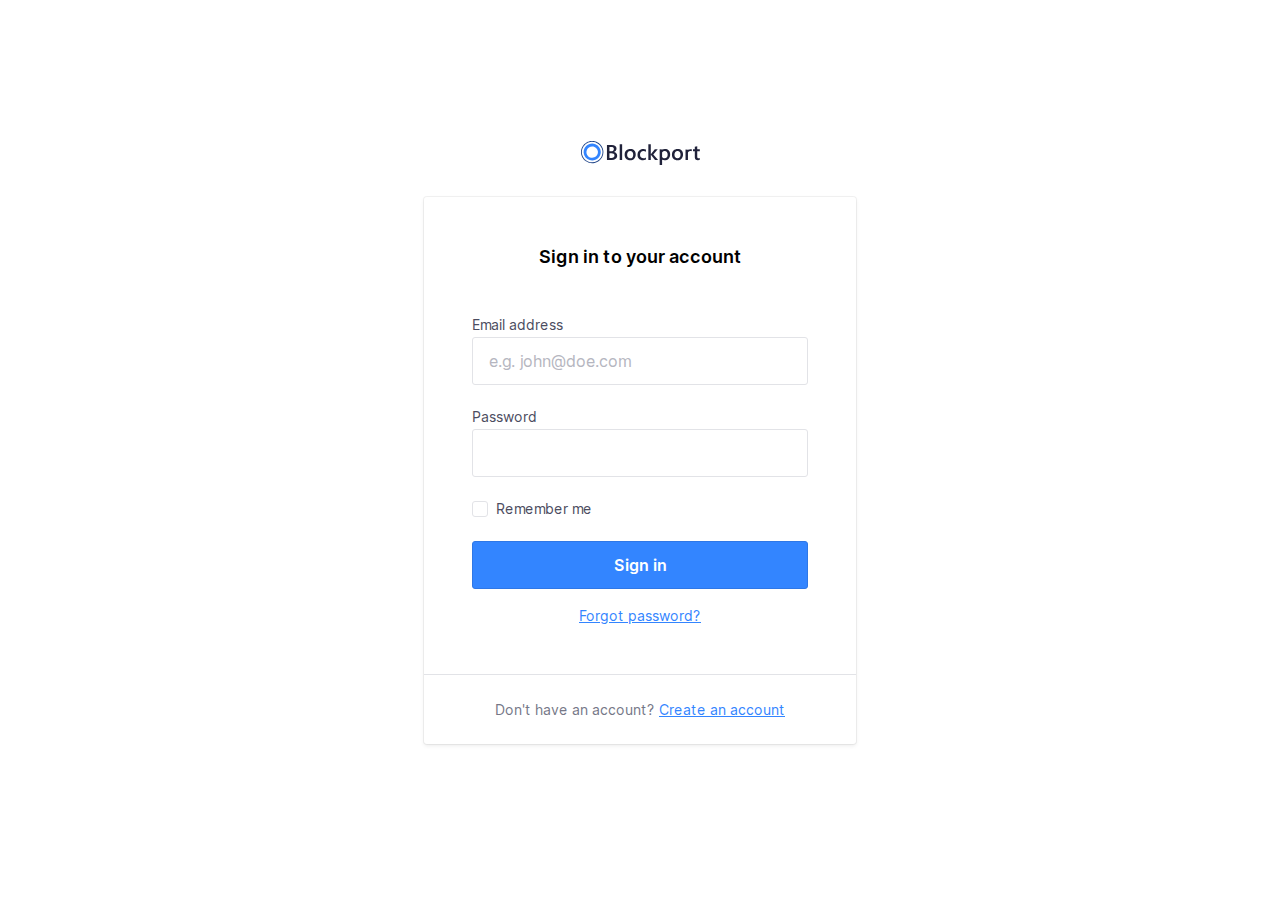
<file: create3-labo1-oplossing-master/index.html>
<!doctype html>
<html lang="en">

<head>
    <meta charset="utf-8">
    <meta http-equiv="x-ua-compatible" content="ie=edge">
    <title>Blockport - Sign in</title>
    <meta name="description" content="This is my HTML5 boilerplate.">
    <meta name="viewport" content="width=device-width, initial-scale=1.0">
    <meta name="msapplication-TileColor" content="#3385FF">
    <meta name="theme-color" content="#3385FF">

    <link rel="apple-touch-icon" sizes="180x180" href="apple-touch-icon.png">
    <link rel="icon" type="image/png" sizes="32x32" href="favicon-32x32.png">
    <link rel="icon" type="image/png" sizes="16x16" href="favicon-16x16.png">
    <link rel="manifest" href="site.webmanifest">
    <link rel="mask-icon" href="safari-pinned-tab.svg" color="#3385FF">

    <link rel="stylesheet" href="css/normalize.css">
    <link rel="stylesheet" href="css/screen.css">
</head>

<body>
    <section class="o-row o-row--lg o-row--login">
        <div class="o-container u-max-width-xs">
            <h1 class="c-logo">
                <svg class="c-logo__symbol" viewBox="0 0 119 24" xmlns="http://www.w3.org/2000/svg">
                    <title>Blockport</title>
                    <path class="c-logo__path c-logo__path--1"
                        d="M25.9496128,18.9917356 L25.9496128,4.04231406 L30.7396633,4.04231406 C32.19945,4.04231406 33.3560606,4.35834712 34.2094949,4.99041321 C35.0252057,5.55089835 35.5052521,6.4769114 35.4896465,7.4598347 C35.5056187,8.25676883 35.2485893,9.03557965 34.7604209,9.6694215 C34.2511175,10.3119823 33.5500641,10.7791057 32.7570539,11.0042975 L32.7570539,11.0459504 C33.6957957,11.1207168 34.5764055,11.5260387 35.2392256,12.1884297 C35.8602694,12.8310744 36.1707912,13.6667769 36.1707912,14.6955372 C36.1979832,15.9155062 35.6268682,17.0730015 34.6382155,17.8016529 C33.6205051,18.5950413 32.3363468,18.9917356 30.7857407,18.9917356 L25.9496128,18.9917356 Z M41.1511616,18.9918689 L38.6990404,18.9918689 L38.6990404,3.18727869 L41.1511616,3.18727869 L41.1511616,18.9918689 Z M49.1105387,19.2396694 C47.4477441,19.2396694 46.1195118,18.741157 45.1258418,17.7441322 C44.1321717,16.7471074 43.6360046,15.4247934 43.6373401,13.7771901 C43.6373401,11.9841322 44.1548767,10.5838017 45.1899495,9.57619833 C46.2250223,8.56859504 47.6200337,8.06479338 49.3749832,8.06479338 C51.0591469,8.06479338 52.3720202,8.55471073 53.3136027,9.53454547 C54.2551852,10.5143802 54.7226376,11.8730579 54.7159596,13.6105785 C54.7159596,15.313719 54.2091077,16.677686 53.195404,17.7024794 C52.1817003,18.7272727 50.8200787,19.2396694 49.1105387,19.2396694 Z M64.9231145,18.4998347 C63.986548,19.011405 62.9292595,19.2667693 61.8599663,19.2396694 C60.2572727,19.2396694 58.9657689,18.7444628 57.9854545,17.7540496 C57.0051402,16.7636364 56.5136477,15.4796694 56.5109764,13.9021488 C56.5109764,12.1434711 57.0385299,10.7312397 58.0936364,9.66545453 C59.1487429,8.59966942 60.5611166,8.0661157 62.3307576,8.06479338 C63.2258904,8.04636779 64.1144193,8.22027864 64.9351347,8.57454547 L64.9351347,10.8277686 C64.2490961,10.2941313 63.4035149,10.0011171 62.5310943,9.99471073 C61.5738178,9.96365776 60.6492491,10.3415166 59.9928283,11.0320661 C59.3330526,11.7236364 59.003165,12.6287603 59.003165,13.747438 C59.003165,14.8661157 59.3136869,15.7381818 59.9347306,16.3636364 C60.5557744,17.0023141 61.3891751,17.3216529 62.4349327,17.3216529 C63.3470917,17.3090469 64.2260005,16.9806241 64.9191077,16.3933884 L64.9191077,18.4998347 L64.9231145,18.4998347 Z M77.1256229,18.9918689 L74.0304209,18.9918689 L69.8393771,13.8605902 L69.7973064,13.8605902 L69.7973064,18.9918689 L67.3451852,18.9918689 L67.3451852,3.18727869 L69.7973064,3.18727869 L69.7973064,13.2039344 L69.8393771,13.2039344 L73.7980303,8.31462295 L76.7349663,8.31462295 L72.2814815,13.4718689 L77.1256229,18.9918689 Z M118.81569,18.8747107 C118.223016,19.1343064 117.578072,19.2557712 116.930522,19.2297521 C114.839007,19.2297521 113.793249,18.2380165 113.793249,16.2545455 L113.793249,10.2128926 L111.990219,10.2128926 L111.990219,8.31669423 L113.793249,8.31669423 L113.793249,5.84528927 L116.235354,5.15702479 L116.235354,8.31669423 L118.81569,8.31669423 L118.81569,10.2128926 L116.235354,10.2128926 L116.235354,15.5504132 C116.235354,16.1824793 116.351549,16.6340496 116.583939,16.905124 C116.81633,17.1761983 117.202312,17.3084298 117.741886,17.3018182 C118.130518,17.3099664 118.50999,17.1844984 118.81569,16.9467769 L118.81569,18.8647934 L118.81569,18.8747107 Z M109.678333,8.12826445 C110.052664,8.12904551 110.426384,8.1582218 110.796212,8.21553718 L110.796212,10.2961983 C110.392833,10.129817 109.958979,10.0480952 109.522071,10.0561983 C108.65244,10.0185786 107.815007,10.3854441 107.258266,11.0479339 C107.143588,11.1960713 107.043624,11.3548242 106.959764,11.5219835 L106.959764,18.9917356 L104.519663,18.9917356 L104.519663,8.37818184 L106.959764,8.66776859 L106.959764,8.67768594 C107.814579,8.30025824 108.742499,8.11272598 109.678333,8.12826445 Z M96.4320707,19.2396694 C94.7692761,19.2396694 93.4410438,18.741157 92.4473737,17.7441322 C91.4537037,16.7471074 90.9575366,15.4247934 90.9588721,13.7771901 C90.9588721,11.9841322 91.4764087,10.5838017 92.5114815,9.57619833 C93.5465543,8.56859504 94.9415657,8.06479338 96.6965152,8.06479338 C98.3806789,8.06479338 99.6935522,8.55471073 100.635135,9.53454547 C101.576717,10.5143802 102.04417,11.8730579 102.037492,13.6105785 C102.037492,15.313719 101.53064,16.677686 100.516936,17.7024794 C99.5032323,18.7272727 98.1416107,19.2396694 96.4320707,19.2396694 Z M87.7494781,9.53454547 C88.6883893,10.5157025 89.1578451,11.873719 89.1578451,13.608595 C89.1591806,15.3117355 88.6523287,16.6757025 87.6372896,17.7004959 C86.6222504,18.7252892 85.258625,19.2376859 83.5464141,19.2376859 C82.7065422,19.2489838 81.8737089,19.0847473 81.1023064,18.7557025 L81.1023064,23.8968595 L78.6622054,23.8968595 L78.6622054,8.31471073 L81.1023064,8.60429752 C81.9552279,8.23296681 82.8792553,8.04891403 83.8108586,8.06479338 C85.5017003,8.06479338 86.8145736,8.55471073 87.7494781,9.53454547 Z M96.5422559,9.99471073 C95.6726247,9.95709108 94.8351921,10.3239565 94.2784512,10.9864463 C93.7241864,11.6476033 93.4470539,12.5580165 93.4470539,13.7176859 C93.4470539,14.8363636 93.7275253,15.7170248 94.288468,16.3596694 C94.8529651,17.0028668 95.6823515,17.3568733 96.5422559,17.3216529 C97.5038721,17.3216529 98.2424466,17.0056198 98.7579798,16.3735537 C99.273513,15.7414876 99.5366216,14.8416529 99.5473064,13.6740496 C99.5473064,12.4998347 99.28954,11.5927273 98.7740067,10.9527273 C98.2584735,10.3127273 97.5145568,9.99338845 96.5422559,9.99471073 Z M28.4438047,6.03570248 L28.4438047,10.286281 L30.0645286,10.286281 C30.9353255,10.286281 31.6178058,10.0833058 32.1119697,9.67735538 C32.6061335,9.27140494 32.8532155,8.69619836 32.8532155,7.95173555 C32.8532155,6.67305785 31.9897643,6.03371902 30.262862,6.03371902 L28.4418013,6.03371902 L28.4438047,6.03570248 Z M28.4438047,12.2796694 L28.4438047,17.0082644 L30.5813973,17.0082644 C31.5163019,17.0082644 32.237514,16.7947108 32.7450337,16.3676033 C33.2602043,15.9259125 33.5416601,15.2742418 33.5083165,14.6003306 C33.5083165,13.0505785 32.4238271,12.2757025 30.2548485,12.2757025 L28.4518182,12.2757025 L28.4438047,12.2796694 Z M49.226734,9.99471073 C48.3571028,9.95709108 47.5196702,10.3239565 46.9629293,10.9864463 C46.4086646,11.6476033 46.131532,12.5580165 46.131532,13.7176859 C46.131532,14.8363636 46.4120034,15.7170248 46.9729461,16.3596694 C47.5370578,17.0036033 48.3664998,17.3583638 49.226734,17.3236364 C50.1883502,17.3236364 50.9269247,17.0076033 51.4424579,16.3755372 C51.9579912,15.7434711 52.2157576,14.8436364 52.2157576,13.6760331 C52.2157576,12.5018182 51.9579912,11.5947107 51.4424579,10.9547107 C50.9269247,10.3147108 50.1883502,9.99471073 49.226734,9.99471073 Z M85.8803367,16.3735537 C86.3958699,15.738843 86.6543043,14.8390083 86.6556397,13.6740496 C86.6556397,12.4985124 86.3978733,11.591405 85.8823401,10.9527273 C85.3668068,10.3140496 84.6282323,9.99471073 83.6666162,9.99471073 C82.796985,9.95709108 81.9595523,10.3239565 81.4028114,10.9864463 C81.2895823,11.124335 81.1896456,11.2724196 81.1043098,11.4287603 L81.1043098,15.9153719 C81.6149937,16.8312057 82.6094895,17.3774459 83.6646128,17.3216529 C84.626229,17.3216529 85.3648035,17.0056198 85.8803367,16.3735537 Z">
                    </path>
                    <path class="c-logo__path c-logo__path--2"
                        d="M11.1988215,19.5867769 C7.72899435,19.5891833 4.59940205,17.5218316 3.26949789,14.3488101 C1.93959376,11.1757885 2.67130845,7.5220381 5.12341434,5.09144786 C7.57552021,2.66085764 11.2650639,1.93214337 14.4714645,3.24513351 C17.6778651,4.55812363 19.7696074,7.65421885 19.771229,11.0895868 C19.7679239,15.7772288 15.9334776,19.5780304 11.1988215,19.5867769 Z M11.1988215,5.38314051 C8.86509736,5.38073339 6.75988968,6.77093308 5.86550131,8.90506387 C4.97111293,11.0391947 5.46382249,13.496632 7.11372873,15.1307206 C8.76363496,16.7648092 11.2455511,17.2534798 13.4013998,16.3687158 C15.5572486,15.4839518 16.962125,13.4001349 16.9605051,11.0895868 C16.9572,7.93949107 14.3805102,5.38572999 11.1988215,5.37917355 L11.1988215,5.38314051 Z">
                    </path>
                    <path class="c-logo__path c-logo__path--3"
                        d="M21.2917845,15.8796694 C21.3118182,15.8380165 21.3358586,15.8023141 21.3558923,15.7606612 C22.6443671,13.0744887 22.7786498,9.98607785 21.7280964,7.20021549 C20.6775431,4.41435317 18.5317957,2.16875244 15.7805219,0.975867769 L15.7805219,0.96 C15.6683333,0.910413222 15.5541414,0.874710744 15.4419529,0.82909091 C15.2937037,0.767603308 15.1434512,0.710082645 14.9931987,0.656528927 C14.792862,0.583140496 14.5925253,0.517685949 14.378165,0.458181816 C14.2319192,0.414545453 14.0856734,0.374876033 13.9394276,0.337190082 C13.7203928,0.281652893 13.501358,0.23338843 13.2823232,0.192396694 C13.1480976,0.16661157 13.0138721,0.144793388 12.8816498,0.124958678 C12.6546016,0.0905785125 12.4275533,0.0634710744 12.2005051,0.0436363637 C12.0762963,0.0337190082 11.9500842,0.0238016529 11.8258754,0.0178512397 C11.5881425,0.00462809917 11.3510774,-0.000661157024 11.1146801,0.00198347107 C10.988468,0.00198347107 10.8622559,0.00198347107 10.7380471,0.0119008265 C10.5076599,0.0218181818 10.2792761,0.0376859504 10.0528956,0.0614876034 C9.9146633,0.0753719009 9.77843434,0.0932231406 9.64220539,0.113057851 C9.44186869,0.142809918 9.22350168,0.176528926 9.01715488,0.218181818 C8.86089226,0.249917356 8.70462963,0.283636364 8.548367,0.321322314 C8.39210438,0.359008265 8.18575758,0.412561983 8.00745791,0.466115701 C7.82915825,0.519669423 7.65286195,0.577190081 7.47656566,0.638677688 C7.30026936,0.70016529 7.17405724,0.747768594 7.02580808,0.807272727 C6.82547138,0.884628098 6.63715488,0.969917355 6.44483165,1.05719008 C6.31861953,1.11471074 6.19441077,1.17421488 6.07220539,1.23768595 C5.87186869,1.34082644 5.67153199,1.45190082 5.47119529,1.56694215 C5.36301347,1.63041322 5.25683502,1.69586777 5.15065657,1.76528926 C4.95165543,1.89752066 4.75666107,2.02975207 4.5656734,2.16198347 C4.46416949,2.23603306 4.36400114,2.31140496 4.26516835,2.38809918 C4.07952302,2.52958678 3.89721661,2.67834711 3.71824916,2.83438017 C3.61607744,2.92363636 3.51791246,3.0168595 3.41774411,3.11008265 C3.25747475,3.26347108 3.10121212,3.42214876 2.94895623,3.5861157 C2.84678451,3.69719008 2.74861953,3.81024794 2.64845118,3.92528926 C2.51021886,4.08793389 2.37599327,4.25454547 2.24777778,4.42512397 C2.15161616,4.55206611 2.05946128,4.68099175 1.96930976,4.82181816 C1.90119529,4.92099175 1.82506734,5.0201653 1.75895623,5.11537188 C1.69284512,5.2105785 1.65878788,5.29190081 1.60670034,5.37917355 C1.53457912,5.49818184 1.46446128,5.61917355 1.40636364,5.74214876 C1.28415825,5.96231406 1.16796296,6.18446282 1.06178451,6.40859504 C1.02372054,6.44826445 0.995673401,6.49586778 0.981649832,6.54148761 C0.967626263,6.58710744 0.939579125,6.65454547 0.915538721,6.71008265 C0.808692479,6.95471075 0.711863077,7.20132232 0.625050505,7.44991735 C0.588989899,7.55438018 0.55426487,7.65884298 0.520875421,7.76330577 C0.444747475,8.00528927 0.377968575,8.24793388 0.320538721,8.49123966 C0.291156005,8.61157023 0.263776655,8.73190084 0.238400673,8.85223141 C0.191655443,9.07966942 0.152255892,9.30710742 0.12020202,9.53454547 C0.10016835,9.67338842 0.0821380471,9.81024795 0.0681144781,9.9490909 C0.0460774411,10.1613223 0.0320538721,10.3715703 0.022037037,10.5838017 C0.022037037,10.7365289 0.010016835,10.8872727 0.010016835,11.04 C0.010016835,11.2383471 0.010016835,11.4366942 0.026043771,11.6350413 C0.026043771,11.7917356 0.0440740741,11.9484297 0.0580976431,12.105124 C0.0761279461,12.3034711 0.104175084,12.5018182 0.132222222,12.7001653 C0.146245791,12.8429752 0.18030303,13.0036364 0.2003367,13.1543802 C0.238400673,13.3527273 0.286481481,13.5510744 0.336565657,13.7494215 C0.380639731,13.8961983 0.406683502,14.0330579 0.446750842,14.1758678 C0.506851852,14.3742149 0.576969697,14.5844628 0.647087542,14.7867769 C0.693164983,14.9157025 0.739242424,15.0446281 0.789326599,15.1715703 C0.871464646,15.3699174 0.963619529,15.5801653 1.05777778,15.7804959 C1.11387205,15.8995041 1.16996633,16.0185124 1.23006734,16.1355372 C1.33223906,16.3338843 1.44242424,16.5322314 1.55461279,16.7166942 C1.62473064,16.8357025 1.69484848,16.9527273 1.76897306,17.0677686 C1.88316498,17.2442975 2.00537037,17.4168595 2.12957912,17.587438 C2.21973064,17.7123967 2.31188552,17.8353719 2.40804714,17.9563636 C2.50420875,18.0773554 2.65646465,18.2519008 2.78468013,18.3966942 C2.91289562,18.5414876 3.02308081,18.6644628 3.14929293,18.7933884 C3.27550505,18.9223141 3.3876936,19.027438 3.51190236,19.1424794 C3.63611111,19.2575206 3.81841751,19.4241322 3.98069024,19.5590082 C4.09287879,19.6522314 4.20907407,19.7434711 4.32727273,19.8327273 C4.50957912,19.9735537 4.69388889,20.1084297 4.88621212,20.2294215 C4.9362963,20.2631405 4.98037037,20.3008265 5.03045455,20.3345455 C7.52290169,21.989742 10.5859073,22.5756212 13.5217147,21.9587191 C16.4575222,21.3418171 19.0161165,19.5746694 20.6146465,17.0598347 L20.6266667,17.0598347 C20.6647306,17.0003306 20.6947811,16.9368595 20.7328451,16.8753719 C20.8149832,16.7424794 20.8911111,16.6036364 20.9692424,16.4647934 C21.0854377,16.2763636 21.1936195,16.08 21.2917845,15.8796694 Z M6.96771044,20.4198347 C6.40765296,20.1694737 5.87129224,19.8701033 5.36501684,19.5252893 C5.18671717,19.4042975 5.01442761,19.2773554 4.84614478,19.1464463 C4.73996633,19.065124 4.63378788,18.9818182 4.53161616,18.8965289 C4.38136364,18.7715703 4.23912458,18.6406612 4.09888889,18.5097521 C3.9586532,18.378843 3.87451178,18.2995041 3.76632997,18.1884297 C3.65814815,18.0773554 3.53794613,17.9444628 3.42976431,17.8214876 C3.32158249,17.6985124 3.19737374,17.5557025 3.08718855,17.4247934 C2.97700337,17.2938843 2.91489899,17.1986777 2.83075758,17.0836364 C2.71656566,16.9249587 2.60237374,16.766281 2.49819865,16.6036364 C2.43008418,16.4965289 2.36597643,16.3894215 2.29786195,16.2803306 C2.19368687,16.1038017 2.09752525,15.9252893 1.9973569,15.7447934 C1.94126263,15.6376859 1.89117845,15.528595 1.83909091,15.4195041 C1.7609596,15.2231405 1.67681818,15.0386777 1.60069024,14.8482644 C1.55461279,14.7332231 1.51454545,14.6161983 1.47247475,14.501157 C1.40436027,14.3127273 1.34025253,14.1242975 1.28415825,13.9319008 C1.24609428,13.8029752 1.2140404,13.6760331 1.18198653,13.5490909 C1.13590909,13.3626446 1.09183502,13.1761983 1.05577441,12.9897521 C1.02973064,12.8429752 1.0076936,12.7140496 0.981649832,12.5771901 C0.953602694,12.3927273 0.92956229,12.2082644 0.911531987,12.0218182 C0.897508418,11.8809918 0.889494949,11.7401653 0.881481481,11.5993388 C0.881481481,11.4109091 0.865454545,11.2224794 0.865454545,11.0340496 C0.865454545,10.8971901 0.865454545,10.7603306 0.877474747,10.6254545 C0.877474747,10.4271074 0.899511785,10.2287603 0.919545455,10.0304132 C0.931565657,9.90743803 0.94959596,9.78247936 0.965622896,9.65950414 C0.995673401,9.44528927 1.03173401,9.23107436 1.07580808,9.01884299 C1.09784512,8.91173555 1.12188552,8.80462812 1.14792929,8.69950414 C1.20402357,8.47074382 1.27080247,8.24330577 1.34826599,8.01719009 C1.37764871,7.9246281 1.408367,7.83206612 1.44042088,7.73950414 C1.52189113,7.50545453 1.61204265,7.2740496 1.71087542,7.04528927 C1.75094276,6.95206611 1.7910101,6.86082645 1.83508418,6.76958679 C1.93525253,6.55537188 2.03542088,6.3490909 2.15762626,6.14479338 C2.21973064,6.03570248 2.27983165,5.92661158 2.34594276,5.81752064 C2.45412458,5.63900825 2.5683165,5.46644628 2.68651515,5.29586778 C2.7686532,5.17685949 2.85279461,5.0598347 2.93893939,4.94479338 C3.06047699,4.7847934 3.18602133,4.62876031 3.31557239,4.47669423 C3.40505612,4.36826447 3.49520763,4.26710742 3.58602694,4.17322312 C3.73026936,4.01983471 3.87718294,3.86842975 4.02676768,3.71900826 C4.11491582,3.63438017 4.20506734,3.55173554 4.29722222,3.47107438 C4.46016275,3.32694215 4.62710998,3.18809917 4.79806397,3.05454545 C4.88754769,2.98446281 4.978367,2.91834711 5.07052189,2.85619835 C5.24815375,2.72396694 5.42912458,2.60099173 5.61343434,2.48727273 C5.71093152,2.42512397 5.80909651,2.36561983 5.90792929,2.30876033 C6.09090349,2.20165289 6.27654882,2.09983471 6.46486532,2.00330579 C6.57705387,1.94644628 6.69057799,1.89157025 6.80543771,1.83867769 C6.98306957,1.75669422 7.16203704,1.67933884 7.34234007,1.60661157 C7.47589785,1.55239669 7.61413018,1.50082645 7.75703704,1.45190082 C7.91864196,1.39504132 8.08225029,1.34214876 8.24786195,1.29322314 C8.41347361,1.24429752 8.57975307,1.2 8.74670034,1.16033058 C8.8896072,1.12595041 9.03318182,1.09421488 9.17742424,1.06512397 C9.36841191,1.02677686 9.56073514,0.994380165 9.75439394,0.967933885 C9.87993826,0.950743802 10.0061504,0.934876033 10.1330303,0.920330577 C10.3440516,0.899173554 10.5557407,0.883966942 10.7680976,0.874710744 L11.1126768,0.874710744 C11.3317116,0.874710744 11.5514141,0.880000001 11.7717845,0.890578513 L12.1143603,0.914380167 C12.3307239,0.932892563 12.5464197,0.958677687 12.7614478,0.991735538 C12.8829854,1.01024793 13.004523,1.0307438 13.1260606,1.05322314 C13.330404,1.09157025 13.5347475,1.13652893 13.7390909,1.18809918 C13.8713131,1.22181818 14.0035354,1.25752066 14.1397643,1.29719008 C14.3320875,1.35404959 14.523743,1.41619835 14.7147306,1.48363636 C14.8509596,1.53322314 14.9851852,1.58479339 15.115404,1.64033058 C17.755199,2.69780719 19.8336285,4.79210648 20.8551251,7.42387715 C21.8766218,10.0556478 21.7496417,12.9890377 20.5044613,15.5246281 C20.4123064,15.7229752 20.3041246,15.8975206 20.207963,16.08 C20.1378451,16.2029752 20.0697306,16.3279339 19.9956061,16.4489256 C17.2731751,20.8198837 11.7011151,22.517402 6.96771044,20.4178512 L6.96771044,20.4198347 Z">
                    </path>
                </svg>
            </h1>
            <form class="c-card" action="#">
                <div class="c-card__body">
                    <h2 class="c-card__title">
                        Sign in to your account
                    </h2>
                    <p class="c-form-field">
                        <label class="c-label" for="username">
                            Email address
                        </label>
                        <input class="c-input" type="email" name="username" id="username"
                            placeholder="e.g. john@doe.com" required>
                    </p>
                    <p class="c-form-field">
                        <label class="c-label" for="password">
                            Password
                        </label>
                        <input class="c-input" type="password" name="password" id="password" required>
                    </p>
                    <p class="c-form-field c-form-field--option">
                        <input class="o-hide-accessible c-option c-option--hidden" type="checkbox" id="rememberme">
                        <label class="c-label c-label--option c-custom-option" for="rememberme">
                            <span class="c-custom-option__fake-input c-custom-option__fake-input--checkbox">
                                <svg class="c-custom-option__symbol" xmlns="http://www.w3.org/2000/svg" viewBox="0 0 9 6.75">
                                    <path d="M4.75,9.5a1,1,0,0,1-.707-.293l-2.25-2.25A1,1,0,1,1,3.207,5.543L4.75,7.086,8.793,3.043a1,1,0,0,1,1.414,1.414l-4.75,4.75A1,1,0,0,1,4.75,9.5" transform="translate(-1.5 -2.75)"/>
                                </svg>
                            </span>
                            Remember me
                        </label>
                    </p>
                    <p class="u-mb-md">
                        <!-- Input type button
                                <input type="submit" class="o-button-reset c-button" value="Sign in"/>
                            -->
                        <!-- Button -->
                        <button class="o-button-reset c-button">Sign in</button>
                    </p>
                    <p class="u-text-sm u-align-text-center">
                        <a href="#!">
                            Forgot password?
                        </a>
                    </p>
                </div>
                <div class="c-card__footer">
                    <p class="u-align-text-center u-text-sm u-color-neutral-dark">
                        Don't have an account? <a href="#">Create an account</a>
                    </p>
                </div>
            </form>

        </div>
    </section>
</body>

</html>
</file>
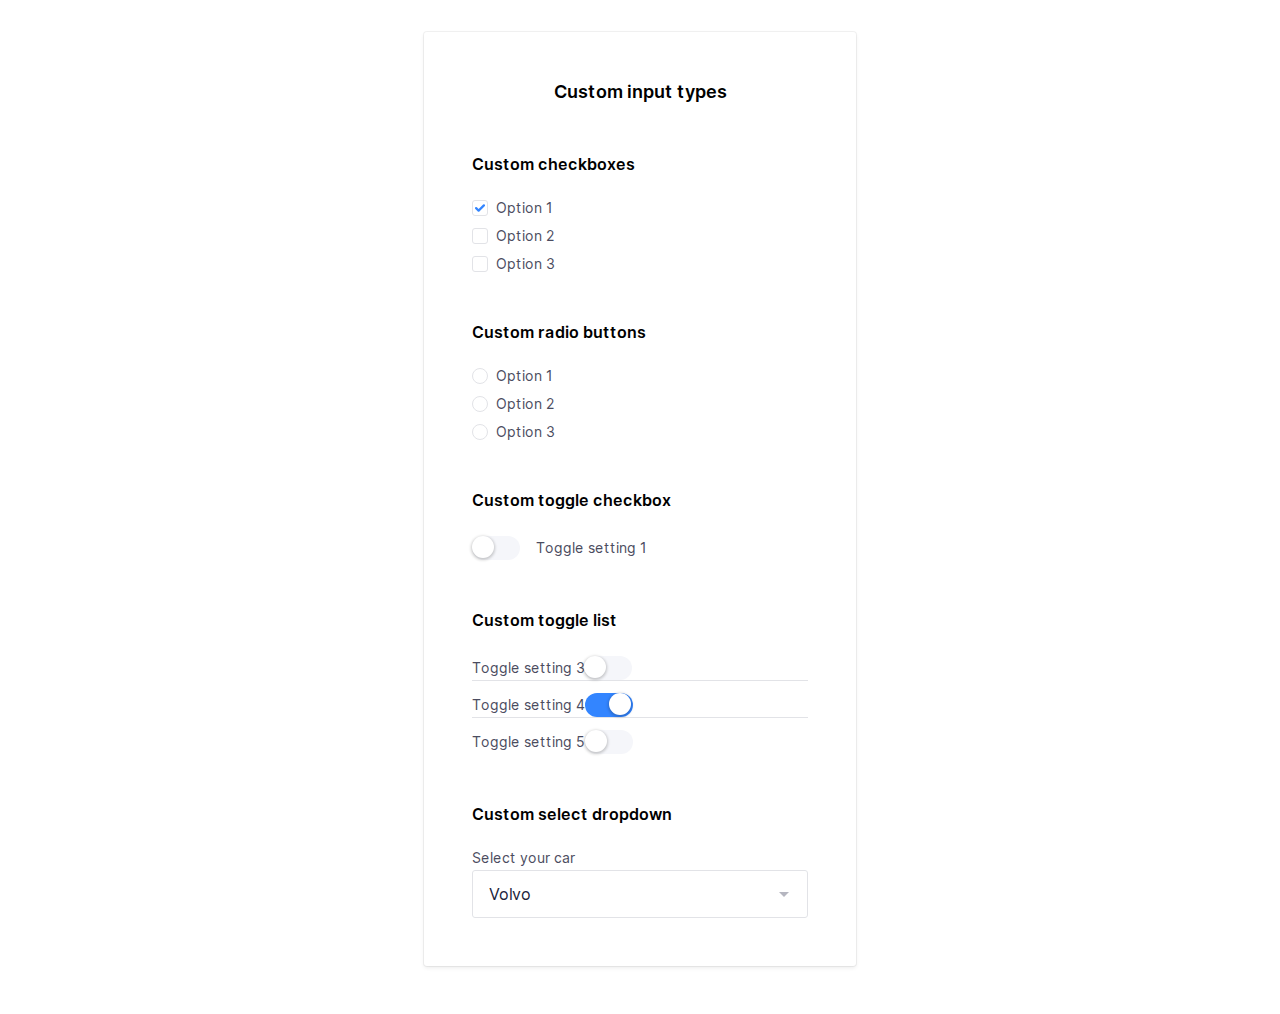
<file: create3-labo1-oplossing-master/inputs.html>
<!doctype html>
<html lang="en">
    <head>
        <meta charset="utf-8">
        <meta http-equiv="x-ua-compatible" content="ie=edge">
        <title>Blockport - Custom input types</title>
        <meta name="description" content="This is my HTML5 boilerplate.">
        <meta name="viewport" content="width=device-width, initial-scale=1.0">
        <meta name="msapplication-TileColor" content="#3385FF">
        <meta name="theme-color" content="#3385FF">

        <link rel="apple-touch-icon" sizes="180x180" href="apple-touch-icon.png">
        <link rel="icon" type="image/png" sizes="32x32" href="favicon-32x32.png">
        <link rel="icon" type="image/png" sizes="16x16" href="favicon-16x16.png">
        <link rel="manifest" href="site.webmanifest">
        <link rel="mask-icon" href="safari-pinned-tab.svg" color="#3385FF">

        <link rel="stylesheet" href="css/normalize.css">
        <link rel="stylesheet" href="css/screen.css">
        <script type="text/javascript">
            function togglePassword() {
                var passwordInput = document.querySelector(".js-password-input");

                if (passwordInput.type === "password") {
                    passwordInput.type = "text";
                } else {
                    passwordInput.type = "password";
                }
            }
        </script>
    </head>
    <body>
        <section class="o-row o-row--lg o-row--login o-row--beta">
            <div class="o-container u-max-width-xs">
                <form class="c-card" action="#">
                    <div class="c-card__body">
                        <h2 class="c-card__title">
                            Custom input types
                        </h2>
                        <div class="o-section">
                            <!-- Custom checkboxes -->
                            <h5>
                                Custom checkboxes
                            </h5>
                            <ul class="o-list c-option-list">
                                <li class="c-form-field c-form-field--option c-option-list__item">
                                    <input class="o-hide-accessible c-option c-option--hidden" type="checkbox" id="checkbox1" checked>
                                    <label class="c-label c-label--option c-custom-option" for="checkbox1">
                                        <span class="c-custom-option__fake-input c-custom-option__fake-input--checkbox">
                                            <svg class="c-custom-option__symbol" xmlns="http://www.w3.org/2000/svg" viewBox="0 0 9 6.75">
                                                <path d="M4.75,9.5a1,1,0,0,1-.707-.293l-2.25-2.25A1,1,0,1,1,3.207,5.543L4.75,7.086,8.793,3.043a1,1,0,0,1,1.414,1.414l-4.75,4.75A1,1,0,0,1,4.75,9.5" transform="translate(-1.5 -2.75)"/>
                                            </svg>
                                        </span>
                                        Option 1
                                    </label>
                                </li>
                                <li class="c-form-field c-form-field--option c-option-list__item">
                                    <input class="o-hide-accessible c-option c-option--hidden" type="checkbox" id="checkbox2">
                                    <label class="c-label c-label--option c-custom-option" for="checkbox2">
                                        <span class="c-custom-option__fake-input c-custom-option__fake-input--checkbox">
                                            <svg class="c-custom-option__symbol" xmlns="http://www.w3.org/2000/svg" viewBox="0 0 9 6.75">
                                                <path d="M4.75,9.5a1,1,0,0,1-.707-.293l-2.25-2.25A1,1,0,1,1,3.207,5.543L4.75,7.086,8.793,3.043a1,1,0,0,1,1.414,1.414l-4.75,4.75A1,1,0,0,1,4.75,9.5" transform="translate(-1.5 -2.75)"/>
                                            </svg>
                                        </span>
                                        Option 2
                                    </label>
                                </li>
                                <li class="c-form-field c-form-field--option c-option-list__item">
                                    <input class="o-hide-accessible c-option c-option--hidden" type="checkbox" id="checkbox3">
                                    <label class="c-label c-label--option c-custom-option" for="checkbox3">
                                        <span class="c-custom-option__fake-input c-custom-option__fake-input--checkbox">
                                            <svg class="c-custom-option__symbol" xmlns="http://www.w3.org/2000/svg" viewBox="0 0 9 6.75">
                                                <path d="M4.75,9.5a1,1,0,0,1-.707-.293l-2.25-2.25A1,1,0,1,1,3.207,5.543L4.75,7.086,8.793,3.043a1,1,0,0,1,1.414,1.414l-4.75,4.75A1,1,0,0,1,4.75,9.5" transform="translate(-1.5 -2.75)"/>
                                            </svg>
                                        </span>
                                        Option 3
                                    </label>
                                </li>
                            </ul>
                        </div>
                        <div class="o-section">
                            <!-- Custom radio buttons -->
                            <h5>
                                Custom radio buttons
                            </h5>
                            <ul class="o-list c-option-list">
                                <li class="c-form-field c-form-field--option c-option-list__item">
                                    <input class="o-hide-accessible c-option c-option--hidden" type="radio" name="radios" id="radio1">
                                    <label class="c-label c-label--option c-custom-option" for="radio1">
                                        <span class="c-custom-option__fake-input c-custom-option__fake-input--radio">
                                            <span class="c-custom-option__symbol"></span>
                                        </span>
                                        Option 1
                                    </label>
                                </li>
                                <li class="c-form-field c-form-field--option c-option-list__item">
                                    <input class="o-hide-accessible c-option c-option--hidden" type="radio" name="radios" id="radio2">
                                    <label class="c-label c-label--option c-custom-option" for="radio2">
                                        <span class="c-custom-option__fake-input c-custom-option__fake-input--radio">
                                            <span class="c-custom-option__symbol"></span>
                                        </span>
                                        Option 2
                                    </label>
                                </li>
                                <li class="c-form-field c-form-field--option c-option-list__item">
                                    <input class="o-hide-accessible c-option c-option--hidden" type="radio" name="radios" id="radio3">
                                    <label class="c-label c-label--option c-custom-option" for="radio3">
                                        <span class="c-custom-option__fake-input c-custom-option__fake-input--radio">
                                            <span class="c-custom-option__symbol"></span>
                                        </span>
                                        Option 3
                                    </label>
                                </li>
                            </ul>
                        </div>
                        <div class="o-section">
                            <!-- Custom toggle checkboxes -->
                            <h5>
                                Custom toggle checkbox
                            </h5>
                            <p class="c-form-field c-form-field--option">
                                <input class="o-hide-accessible c-option c-option--hidden" type="checkbox" id="toggle1">
                                <label class="c-label c-label--option c-custom-toggle" for="toggle1">
                                    <span class="c-custom-toggle__fake-input">
                                    </span>
                                    Toggle setting 1
                                </label>
                            </p>
                        </div>
                        <div class="o-section">
                            <h5>
                                Custom toggle list
                            </h5>
                            <ul class="o-list c-toggle-list">
                                <li class="c-form-field c-form-field--option c-toggle-list__item">
                                    <input class="o-hide-accessible c-option c-option--hidden" type="checkbox" id="toggle3">
                                    <label class="c-label c-label--option c-custom-toggle c-custom-toggle--inverted" for="toggle3">
                                        <span class="c-custom-toggle__fake-input">
                                        </span>
                                        Toggle setting 3
                                    </label>
                                </li>
                                <li class="c-form-field c-form-field--option c-toggle-list__item">
                                    <input class="o-hide-accessible c-option c-option--hidden" type="checkbox" id="toggle4" checked>
                                    <label class="c-label c-label--option c-custom-toggle c-custom-toggle--inverted" for="toggle4">
                                        <span class="c-custom-toggle__fake-input">
                                        </span>
                                        Toggle setting 4
                                    </label>
                                </li>
                                <li class="c-form-field c-form-field--option c-toggle-list__item">
                                    <input class="o-hide-accessible c-option c-option--hidden" type="checkbox" id="toggle5">
                                    <label class="c-label c-label--option c-custom-toggle c-custom-toggle--inverted" for="toggle5">
                                        <span class="c-custom-toggle__fake-input">
                                        </span>
                                        Toggle setting 5
                                    </label>
                                </li>
                            </ul>
                        </div>
                        <div class="o-section">
                            <!-- Custom select -->
                            <h5>
                                Custom select dropdown
                            </h5>
                            <p class="c-form-field">
                                <label class="c-label" for="select1">
                                    Select your car
                                </label>
                                <span class="c-custom-select">
                                    <select class="c-input c-custom-select__input" class="" name="select1" id="select1">
                                        <option value="volvo">Volvo</option>
                                        <option value="saab">Saab</option>
                                        <option value="mercedes">Mercedes</option>
                                        <option value="audi">Audi</option>
                                    </select>
                                    <svg class="c-custom-select__symbol" xmlns="http://www.w3.org/2000/svg" viewBox="0 0 24 24">
                                        <path d="M7,10l5,5,5-5Z"/>
                                    </svg>
                                </span>
                            </p>
                        </div>
                    </div>
                </form>
            </div>
        </section>
    </body>
</html>
</file>
<file: create3-labo1-oplossing-master/css/screen.css>
/*------------------------------------*\
#FONTS
\*------------------------------------*/

@font-face {
    font-family: "Inter Web";
    font-weight: 400;
    src: url("../fonts/Inter-Regular.woff2") format("woff2")
}

@font-face {
    font-family: "Inter Web";
    font-weight: 600;
    src: url("../fonts/Inter-SemiBold.woff2") format("woff2")
}

/*------------------------------------*\
#Variables
\*------------------------------------*/

:root {
    /* colors */
    --global-color-alpha-light: #4F95FF;
    --global-color-alpha: #3385FF;
    --global-color-alpha-dark: #2E77E6;
    --global-color-alpha-x-dark: #1B4186;
    --global-color-alpha-transparent: #3385ffbf;
    --global-color-alpha-x-transparent: #3385ff4d;

    --global-color-neutral-xxxx-light: #F5F6FA;
    --global-color-neutral-xxx-light: #E2E3E7;
    --global-color-neutral-xx-light: #caccd4;
    --global-color-neutral-x-light: #b5b6c0;
    --global-color-neutral-light: #a0a1ad;
    --global-color-neutral: #8b8c9a;
    --global-color-neutral-dark: #757787;
    --global-color-neutral-x-dark: #606274;
    --global-color-neutral-xx-dark: #4b4c60;
    --global-color-neutral-xxx-dark: #35374d;
    --global-color-neutral-xxxx-dark: #20223a;

    --global-input-backgroundColor: White;
    --global-input-color: var(--global-color-neutral-xxxx-dark);
    --global-input-borderColor: var(--global-color-neutral-xxx-light);
    --global-input-hover-borderColor: var(--global-color-neutral-xx-light);
    --global-input-focus-borderColor: var(--global-color-alpha);
    --global-input-boxShadow: 0 0 0 3px var(--global-color-alpha-x-transparent);

    --global-input-focus-borderColor: #81ADF0;
    --global-input-focus-boxShadow:  var(--global-color-alpha-transparent);

    /* border stuff */
    --global-borderRadius: 3px;
    --global-borderWidth: 1px;

    /* transitions */
    --global-transitionTiming-alpha: .1s ease-out;

    /* Baseline settings */
    --global-baseline: 8px;         
    --global-whitespace: calc(var(--global-baseline) * 3); /* = 24px */

    --global-whitespace-xs: calc(var(--global-baseline) / 2); /* = 4px */
    --global-whitespace-sm: calc(var(--global-baseline) * 1); /*  = 8px */
    --global-whitespace-md: calc(var(--global-baseline) * 2); /*  = 16px */
    --global-whitespace-lg: calc(var(--global-baseline) * 4); /*  = 32px */
    --global-whitespace-xl: calc(var(--global-whitespace) * 2); /*  = 48px */
    --global-whitespace-xxl: calc(var(--global-whitespace) * 3); /*  = 72px */

    /*dark theme*/
    --global-page-color: var(--color-neutral-xxxx-dark);
    --global-page-backgroundColor: var(--color-neutral-xxxx-light);
}

/*------------------------------------*\
#GENERIC
\*------------------------------------*/

/*
    Generic: Page
    ---
    Global page styles + universal box-sizing:
*/

html {
    font-size: 16px;
    line-height: 1.5;
    font-family: "Inter Web", Helvetica, arial, sans-serif;
    /* color: var(--global-color-neutral-xxxx-dark);
    background-color: var(--global-color-neutral-xxxx-light); */
    box-sizing: border-box;
    -webkit-font-smoothing: antialiased;
    -moz-osx-font-smoothing: grayscale; 
    color: var(--global-page-color); 
    background-color: var(--global-page-backgroundColor);   
}

@media (prefers-color-scheme: dark) {
    html {
        --global-page-color: White;
        --global-page-backgroundColor: var(--color-neutral-xxxx-dark);
    }

    body{
        background-color: var(--global-color-neutral-xxxx-dark);
    }

    a{
        text-decoration: none;
    }   
}

*,
*:before,
*:after {
    box-sizing: inherit;
}

/*
* Remove text-shadow in selection highlight:
* https://twitter.com/miketaylr/status/12228805301
*
* Customize the background color to match your design.
*/

::-moz-selection {
    background: var(--global-color-alpha);
    color: white;
    text-shadow: none;
}

::selection {
    background: var(--global-color-alpha);
    color: white;
    text-shadow: none;
}

/*------------------------------------*\
#Elements
\*------------------------------------*/

/*
Elements: Images
---
Default markup for images to make them responsive
*/

img {
    max-width: 100%;
    vertical-align: top;
}

/*
    Elements: typography
    ---
    Default markup for typographic elements
*/

h1,
h2,
h3 {
    font-weight: 700;
}

h1 {
    font-size: 36px;
    line-height: calc(var(--global-baseline) * 6);
    margin: 0 0 var(--global-whitespace);
}

h2 {
    font-size: 32px;
    line-height: calc(var(--global-baseline) * 5);
    margin: 0 0 var(--global-whitespace);
}

h3 {
    font-size: 26px;
    line-height: calc(var(--global-baseline) * 4);
    margin: 0 0 var(--global-whitespace);
}

h4,
h5,
h6 {
    font-size: 16px;
    font-weight: 600;
    line-height: calc(var(--global-baseline) * 3);
    margin: 0 0 var(--global-whitespace);
}

p,
ol,
ul,
dl,
table,
address,
figure {
    margin: 0 0 var(--global-whitespace);
}

ul,
ol {
    padding-left: var(--global-whitespace);
}

li ul,
li ol {
    margin-bottom: 0;
}

blockquote {
    font-style: normal;
    font-size: 23px;
    line-height: calc(var(--global-baseline) * 6);
    margin: 0 0 var(--global-whitespace);
}

blockquote * {
    font-size: inherit;
    line-height: inherit;
}

figcaption {
    font-weight: 400;
    font-size: 12px;
    line-height: calc(var(--global-baseline) * 2);
    margin-top: var(--global-whitespace-xxs);
}

hr {
    border: 0;
    height: var(--global-borderWidth);
    background: LightGrey;
    margin: 0 0 var(--global-whitespace);
}

a,
a:visited {
    transition: all var(--global-transitionTiming-alpha);
    color: var(--global-color-alpha);
    outline-color: var(--global-link-BoxShadowColor);
    outline-width: medium;
    outline-offset: 2px;
}

a:hover,
a:focus {
    color: var(--global-color-alpha-light);
}

a:active {
    color: var(--global-color-alpha-dark);
}

label,
input {
    display: block;
}

input::placeholder {
    color: var(--global-color-neutral-x-light);
}

/*------------------------------------*\
#OBJECTS
\*------------------------------------*/

/*
    Objects: Row
    ---
    Creates a horizontal row that stretches the viewport and adds padding around children
*/

.o-row {
    position: relative;
    padding: var(--global-whitespace) var(--global-whitespace) 0;
}

.o-row--login {
    min-height: 100vh;
    display: flex;
    align-items: center;
}

/* size modifiers */

.o-row--lg {
    padding-top: var(--global-whitespace-lg);
    padding-bottom: var(--global-whitespace);
}

@media (min-width: 768px) {
    .o-row {
        padding-left: var(--global-whitespace-lg);
        padding-right: var(--global-whitespace-lg);
    }
}

/*
    Objects: Container
    ---
    Creates a horizontal container that sets de global max-width
*/

.o-container {
    margin-left: auto;
    margin-right: auto;
    max-width: 79.5em; /* 79.5 * 16px = 1272 */
    width: 100%;
}

/*
    Objects: section
    ---
    Creates vertical whitespace between adjacent sections inside a row
*/

.o-section {
    position: relative;
}

.o-section + .o-section {
    padding-top: var(--global-whitespace);
}

@media (min-width: 768px) {
    .o-section--lg + .o-section--lg,
    .o-section--xl + .o-section--xl {
        padding-top: var(--global-whitespace-lg);
    }
}

@media (min-width: 992px) {
    .o-section--xl + .o-section--xl {
        padding-top: var(--global-whitespace-xxl);
    }
}

/*
    Objects: Layout
    ---
    The layout object provides us with a column-style layout system. This object
    contains the basic structural elements, but classes should be complemented
    with width utilities
*/

.o-layout {
    display: -webkit-flex;
    display: -ms-flexbox;
    display: flex;
    flex-wrap: wrap;
}

.o-layout__item {
    width: 100%;
}

/* gutter modifiers, these affect o-layout__item too */

.o-layout--gutter {
    margin: 0 -12px;
}

.o-layout--gutter > .o-layout__item {
    padding: 0 12px;
}

.o-layout--gutter-sm {
    margin: 0 -6px;
}

.o-layout--gutter-sm > .o-layout__item {
    padding: 0 6px;
}

.o-layout--gutter-lg {
    margin: 0 calc(var(--global-whitespace) * -1);
}

.o-layout--gutter-lg > .o-layout__item {
    padding: 0 var(--global-whitespace);
}

.o-layout--gutter-xl {
    margin: 0 calc(var(--global-whitespace-lg) * -1);
}

.o-layout--gutter-xl > .o-layout__item {
    padding: 0 var(--global-whitespace-lg);
}

/* reverse horizontal row modifier */

.o-layout--row-reverse {
    flex-direction: row-reverse;
}

/* Horizontal alignment modifiers*/

.o-layout--justify-start {
    justify-content: flex-start;
}

.o-layout--justify-end {
    justify-content: flex-end;
}

.o-layout--justify-center {
    justify-content: center;
}

.o-layout--justify-space-around {
    justify-content: space-around;
}

.o-layout--justify-space-evenly {
    justify-content: space-evenly;
}

.o-layout--justify-space-between {
    justify-content: space-between;
}

/* Vertical alignment modifiers */

.o-layout--align-start {
    align-items: flex-start;
}

.o-layout--align-end {
    align-items: flex-end;
}

.o-layout--align-center {
    align-items: center;
}

.o-layout--align-baseline {
    align-items: baseline;
}

/* Vertical alignment modifiers that only work if there is one than one flex item */

.o-layout--align-content-start {
    align-content: start;
}

.o-layout--align-content-end {
    align-content: end;
}

.o-layout--align-content-center {
    align-content: center;
}

.o-layout--align-content-space-around {
    align-content: space-around;
}

.o-layout--align-content-space-between {
    align-content: space-between;
}

/*
    Objects: List
    ---
    Small reusable object to remove default list styling from lists
*/

.o-list {
    list-style: none;
    padding: 0;
}

/*
    Object: Button reset
    ---
    Small button reset object
*/

.o-button-reset {
    border: none;
    margin: 0;
    padding: 0;
    width: auto;
    overflow: visible;
    background: transparent;

    /* inherit font & color from ancestor */
    color: inherit;
    font: inherit;

    /* Normalize `line-height`. Cannot be changed from `normal` in Firefox 4+. */
    line-height: normal;

    /* Corrects font smoothing for webkit */
    -webkit-font-smoothing: inherit;
    -moz-osx-font-smoothing: inherit;

    /* Corrects inability to style clickable `input` types in iOS */
    -webkit-appearance: none;
}

/*
    Object: Hide accessible
    ---
    Accessibly hide any element
*/

.o-hide-accessible {
    position: absolute;
    width: 1px;
    height: 1px;
    padding: 0;
    margin: -1px;
    overflow: hidden;
    clip: rect(0, 0, 0, 0);
    border: 0;
}

/*------------------------------------*\
#COMPONENTS
\*------------------------------------*/

/*
    Component: Logo
    ---
    Website main logo
*/

.c-logo {
    --logo__path--1--Fill: var(--global-color-neutral-xxxx-dark);
    --logo__path--2--Fill: var(--global-color-alpha);
    --logo__path--3--Fill: var(--global-color-alpha-x-dark);
    height: var(--global-whitespace);
    display: flex;
    align-items: center;
    justify-content: center;
    margin-bottom: var(--global-whitespace-lg);
}

.c-logo__symbol {
    height: 100%;
}

.c-logo__path--1 {
    fill: var(--logo__path--1--fill, var(--global-color-neutral-xxxx-dark));
}
  
.c-logo__path--2 {
    fill: var(--logo__path--2--fill, var(--global-color-alpha));
}
  
.c-logo__path--3 {
    fill: var(--logo__path--3--fill, var(--global-color-alpha-x-dark));
}

@media (prefers-color-scheme: dark) {
    .c-logo {
        --logo__path--1--fill: White;
        --logo__path--2--fill: var(--logo__path--1--fill);
        --logo__path--3--fill: var(--logo__path--1--fill);
    }
}

/*
    Component: Card
    ---
    Card with box shadow
*/

.c-card {
    --card-backgroundColor: White;
    --card__footer-borderColor: var(--global-color-neutral-xxx-light);
    --card-borderRadius: var(--global-borderRadius);

    background-color: var(--card-backgroundColor);
    margin-bottom: var(--global-whitespace);
    border-radius: var(--card-borderRadius);
    box-shadow: 0 0 0 var(--global-borderWidth) rgba(0,0,0, 0.05), 0 2px 4px rgba(0,0,0,.075);
    overflow: hidden;
}

/* Add padding to child for more flexibility */
.c-card__body,
.c-card__footer {
    padding: var(--global-whitespace);
    overflow: auto;
}

.c-card__footer {
    text-align: center;
    border-top: var(--global-borderWidth) solid var(--card__footer-borderColor);
}

.c-card__title {
    text-align: center;
    font-size: 18px;
    line-height: calc(var(--global-baseline) * 3);
    font-weight: 600;
}

/* This allows c-card__body and __footer to have equal padding everywhere */

.c-card__body > *:last-child,
.c-card__footer > *:last-child,
.c-card__body > *:last-child > *:last-child,
.c-card__footer > *:last-child > *:last-child {
    margin-bottom: 0;
}

@media (min-width: 27em) {
    .c-card__body {
        padding: var(--global-whitespace-xl);
    }

    .c-card__title {
        margin-bottom: var(--global-whitespace-xl);
    }
}

@media (prefers-color-scheme: dark) {
    .c-card__body, .c-card__footer{
        background-color: var(--global-color-neutral-xxx-dark);
        
    }

    .c-card__footer{
        border-top: var(--global-borderWidth) solid var(--global-color-neutral-xxxx-dark);
    }

    .c-card__title{
        color: white;
    }

}

/*
    Component: Forms
    ---
    Everything form related here
*/

.c-form-field--option {
    display: -webkit-flex;
    display: -ms-flex;
    display: flex;
    -ms-align-items: center;
    align-items: center;
}

/*
    Component: Input
    ---
    Class to put on all input="text" like form inputs
*/

.c-input {
    -webkit-appearance: none;
    -moz-appearance: none;
    appearance: none;
    width: 100%;
    /*border: var(--global-borderWidth) solid var(--global-color-neutral-xxx-light);*/
    border: var(--global-borderWidth) solid var(--global-input-borderColor);
    border-radius: var(--global-borderRadius);
    /* color: var(--global-color-neutral-xxxx-dark); */
    color: var(--global-input-color);
    /* background-color: White; */
    background-color: var(--global-input-backgroundColor);
    font-family: inherit;
    font-size: 16px;
    line-height: calc(var(--global-baseline) * 3);
    padding: calc(var(--global-baseline) * 1.5 - var(--global-borderWidth)) var(--global-whitespace-md);
    outline: none;
    transition: border var(--global-transition-timing-alpha);
    transition: border var(--global-transition-timing-alpha), box-shadow var(--global-transition-timing-alpha);
    border: var(--global-borderWidth) solid var(--input-borderColor, var(--global-input-borderColor));
}

.c-input:hover {
    /* border-color: var(--global-color-neutral-xx-light); */
    border-color: var(--global-input-hover-borderColor);
}

.c-input:focus,
.c-input:active {
    /* border-color: var(--global-color-alpha);
    box-shadow: 0 0 0 3px var(--global-color-alpha-x-transparent); */
    border-color: var(--global-input-focus-borderColor);
    box-shadow: var(--global-input-boxShadow);
}

@media (prefers-color-scheme: dark) {
    .c-input{
        background-color: var(--global-color-neutral-xxxx-dark);
        border-color: var(--global-color-neutral-xxxx-dark);
    }

    .c-input:focus{
        border-color: var(--global-color-alpha);
    }

    .c-input::placeholder{
        color: var(--global-color-neutral-dark);
    }
}

/* option input for checkboxes and radio buttons */

.c-option {
    margin-right: var(--global-whitespace-sm);
}

/*
    Component: Label
    ---
    Class to put on all form labels
*/

.c-label {
    display: flex;
    justify-content: space-between;
    margin-bottom: 0;
    font-size: 14px;
    padding-bottom: var(--global-whitespace-xs);    
    line-height: calc(var(--global-baseline) * 2);
    color: var(--global-color-neutral-xx-dark);
}

.c-label--option {
    padding-bottom: 0;
}

@media (prefers-color-scheme: dark) {
    .c-label{
        color: var(--global-color-neutral-x-light);
    }
}

/*
    Component: Button
    ---
    Class to put on form buttons or
*/

.c-button {
    font-size: 16px;
    font-weight: 700;
    border-radius: var(--global-borderRadius);
    border: var(--global-borderWidth) solid var(--global-color-alpha-dark);
    background-color: var(--global-color-alpha);
    color: #fff;
    padding: calc(var(--global-baseline) * 1.5 - var(--global-borderWidth)) var(--global-whitespace-md);
    line-height: calc(var(--global-baseline) * 3);
    width: 100%;
    outline: none;
    transition: all var(--global-transition-timing-alpha);
}

.c-button:hover {
    background-color: var(--global-color-alpha-light);
}

.c-button:focus {
    box-shadow: 0 0 0 3px var(--global-color-alpha-x-transparent);
}

.c-button:active {
    background-color: var(--global-color-alpha-dark);
    box-shadow: none;
}

/*
    Component: Option list
*/

.c-option-list {
    margin-bottom: 24px;
}

.c-option-list__item {
    margin-bottom: 12px;
}

/*
    Component: Custom options    
*/

.c-option--hidden:checked + .c-custom-option {
    /*
      Do magic stuff here, for example:
      background-color: red;
    */
}

.c-option--hidden:checked + .c-custom-option .c-custom-option__symbol {
    /*
      Do magic stuff here, for example:
      fill: blue;
    */
}

.c-custom-option {
    --custom-option-borderColor: var(--global-input-borderColor);
    --custom-option-focus-borderColor: var(--global-input-focus-borderColor);
    --custom-option-hover-borderColor: var(var(--global-input-focus-borderColor));
    --custom-option__symbol-Fill: var(--global-color-alpha);

    display: flex;
    align-items: center;
}

.c-custom-option__fake-input {
    display: flex;
    justify-content: center; /*vinkje en bolletje in het midden plaatsen*/
    align-items: center; /*vinkje en bolletje in het midden plaatsen*/
    width: var(--global-whitespace-md);
    height: var(--global-whitespace-md);
    border: var(--global-borderWidth) solid var(--custom-option-borderColor);
    margin-right: var(--global-whitespace-sm);
    background: var(--global-input-backgroundColor);
    box-shadow: var(--custom-option-boxShadow, 0);
    transition: border var(--global-transitionTiming-alpha), box-shadow var(--global-transitionTiming-alpha);
}

.c-custom-option__fake-input--checkbox {
    border-radius: var(--global-borderRadius);
}

.c-custom-option__fake-input--radio {
    border-radius: 100%; /*bolletje maken*/
}

.c-custom-option__symbol {
    /*fake symbol input*/
    opacity: 0;
    display: block;
    transform: scale(0.5);
    transition-property: opacity, transform;
    transition: 0.1s ease-in-out;/*altijd plaatsen op de originele state*/
    /* transition: transform var(--global-transitionTiming-alpha), opacity var(--global-transitionTiming-alpha); */
}

.c-custom-option__fake-input--checkbox .c-custom-option__symbol {
    /* Stuff for the checkbox icon... */
    width: 10px;
    height: 10px;
    fill: var(--custom-option__symbol-Fill);
}
  
.c-custom-option__fake-input--radio .c-custom-option__symbol {
    /* Stuff for the radio button icon... */
    width: 6px;
    height: 6px;
    background-color: var(--custom-option__symbol-Fill);
    border-radius: 100%;
}

.c-custom-option:hover {
    /* border-color: #CFD0D4; */
    /* --custom-option-borderColor: var(--custom-option-hover-borderColor); */
    --custom-option-borderColor: var(--global-input-hover-borderColor);
}

.c-option--hidden:focus + .c-custom-option,
.c-option--hidden:active + .c-custom-option {
    border-color: var(--custom-option-focus-borderColor);
    box-shadow: var(--global-input-focus-boxShadow);
}

.c-option--hidden:checked + .c-custom-option .c-custom-option__symbol{
    transform: scale(1);/*1=100%*/
    opacity: 1;
}

@media (prefers-color-scheme: dark) {
    .c-custom-option__fake-input{
        background-color: var(--global-color-neutral-xxxx-dark);
        border-color: var(--global-color-neutral-xxxx-dark);
    }

    .c-custom-option__fake-input:hover{
        border-color: var(--global-input-borderColor);
    }
}

/*
    Component: Toggle
    ---
    Class to put on all form labels
*/

.c-toggle-list {
    --toggle-list-borderColor: var(--global-color-neutral-xxx-light);
    margin-bottom: var(--global-whitespace);
}
.c-toggle__label--inverted{
    margin-bottom: calc(var(--global-whitespace)/2);
}

.c-toggle-list__item + .c-toggle-list__item{
    /*als 2 toggle-list__item elkaar opvolgen*/
    border-top: 1px solid var(--toggle-list-borderColor);
    padding-top: calc(var(--global-whitespace)/2);
}

.c-custom-toggle {
    /* --toggle-borderColor: var(--global-color-neutral-xxx-light); */
    --toggle-backgroundColor: var(--global-color-neutral-xxxx-light);
    /* --toggle-boxShadow: #DADADA; */
    --toggle-checked-borderColor: var(--global-color-alpha-dark);
    --toggle-checked-backgroundColor: var(--global-color-alpha);
    
    --toggle-focus-boxShadow: var(--global-input-focus-boxShadow);

    --toggle__switch-backgroundColor: White;
    
    --toggle__switch-checked-backgroundColor: white;
    --toggle__switch-transition: all var(--global-transitionTiming-alpha);

    display: flex;
    align-items: center;
    /* margin-right: var(--global-whitespace-sm); */
}

.c-custom-toggle--inverted {
    flex-direction: row-reverse;
    justify-content: space-between;
}

.c-custom-toggle__fake-input {
    display: block;
    width: 48px;
    height: 24px;
    margin-right: var(--global-whitespace-md);
    background-color: var(--toggle-backgroundColor);
    border-radius: 32px;
    border: var(--global-borderWidth) solid var(--toggle-borderColor), var(--global-input-borderColor);
    transition: all var(--global-transitionTiming-alpha);
    box-shadow: var(--toggle-boxShadow, 0);
}

.c-custom-toggle--inverted .c-custom-toggle__fake-input {
    margin-right: 0;
}

.c-custom-toggle__fake-input::after {
    /*bol maken*/
    position: relative;
    display: block;
    content: ''; /*nodig om pseudo element after te kunnen designen*/
    height: 22px;
    width: 22px;
    border-radius: 22px;
    box-shadow: 0 1px 3px 1px rgba(0, 0, 0, .2);
    background-color: var(--toggle__switch-backgroundColor);
    transition: var(--toggle__switch-transition);
}

/* focused and active state*/
.c-option--hidden:focus-visible + .c-custum-toggle {
    --toggle-borderColor: var(--global-input-focus-borderColor);
    --toggle-boxShadow: var(--toggle-focus-boxShadow);
}

/*checked state*/
.c-option--hidden:checked + .c-custom-toggle {
    --toggle-backgroundColor: var(--toggle-checked-backgroundColor);
    --toggle-borderColor: var(--toggle-checked-borderColor);
    --toggle__switch-backgroundColor: var(--toggle__switch-checked-backgroundColor);
}

.c-option--hidden:checked + .c-custom-toggle .c-custom-toggle__fake-input::after {
    transform: translate(24px,0);
}

/* special active state */
.c-custom-toggle:active .c-custom-toggle__fake-input::after {
    width: 28px;
}

.c-option--hidden:checked + .c-custom-toggle:active .c-custom-toggle__fake-input::after {
    margin-left: -6px;
}

/*
    Component: Custom Select
    ---
    Custom select dropdown
*/

.c-custom-select {
    display: block;
    position: relative;
}

.c-custom-select__symbol {
    width: var(--global-whitespace);
    height: var(--global-whitespace);
    position: absolute;
    top: calc(var(--global-whitespace) / 2);
    right: calc(var(--global-whitespace) / 2);
    pointer-events: none;
    fill: var(--global-color-neutral-x-light);
}


/*------------------------------------*\
#UTILITIES
\*------------------------------------*/

/*
    Utilities: color
    ---
    Utility classes to put specific colors onto elements
*/

.u-color-neutral {
    color: var(--global-color-neutral);
}

.u-color-neutral-dark {
    color: var(--global-color-neutral-dark);
}

/*
    Utilities: spacing
    ---
    Utility classes to put specific margins and paddings onto elements
*/

.u-pt-clear {
    padding-top: 0 !important;
}

.u-mb-clear {
    margin-bottom: 0 !important;
}

.u-mb-xs {
    margin-bottom: var(--global-whitespace-xs) !important;
}

.u-mb-sm {
    margin-bottom: var(--global-whitespace-sm) !important;
}

.u-mb-md {
    margin-bottom: var(--global-whitespace-md) !important;
}

.u-mb-lg {
    margin-bottom: var(--global-whitespace-lg) !important;
}

.u-mb-xl {
    margin-bottom: var(--global-whitespace-xl) !important;
}

.u-mb-xl {
    margin-bottom: var(--global-whitespace-xl) !important;
}

/*
    Utilities: max-width
    ---
    Utility classes to put specific max widths onto elements
*/

.u-max-width-xs {
    max-width: 27em !important;
}

.u-max-width-sm {
    max-width: 39em !important;
}

.u-max-width-md {
    max-width: 50em !important;
}

.u-max-width-lg {
    max-width: 63.5em !important;
}

.u-max-width-none {
    max-width: none !important;
}


/*
    Utilities: align
    ---
    Utility classes align text or components
*/

.u-align-text-center {
    text-align: center;
}

.u-align-center {
    margin: 0 auto;
}

/*
    Utilities: text
    Utility classes to create smaller or bigger test
*/

.u-text-sm {
    font-size: 14px;
}

/*
    Utility: Widths
    ---
    Utility classes to put specific widths onto elements
    Will be mostly used on o-layout__item
*/

.u-width-auto {
    width: auto !important;
}

.u-1-of-2 {
    width: 50% !important;
}

.u-1-of-3 {
    width: 33.3333333333% !important;
}

.u-2-of-3 {
    width: 66.6666666667% !important;
}

.u-1-of-4 {
    width: 25% !important;
}

.u-3-of-4 {
    width: 75% !important;
}

.u-1-of-5 {
    width: 20% !important;
}

.u-2-of-5 {
    width: 40% !important;
}

.u-3-of-5 {
    width: 60% !important;
}

.u-4-of-5 {
    width: 80% !important;
}

.u-1-of-6 {
    width: 16.6666666667% !important;
}

.u-5-of-6 {
    width: 83.3333333333% !important;
}

@media (min-width: 576px) {
    .u-1-of-2-bp1 {
        width: 50% !important;
    }
    .u-1-of-3-bp1 {
        width: 33.3333333333% !important;
    }
    .u-2-of-3-bp1 {
        width: 66.6666666667% !important;
    }
    .u-1-of-4-bp1 {
        width: 25% !important;
    }
    .u-3-of-4-bp1 {
        width: 75% !important;
    }
    .u-1-of-5-bp1 {
        width: 20% !important;
    }
    .u-2-of-5-bp1 {
        width: 40% !important;
    }
    .u-3-of-5-bp1 {
        width: 60% !important;
    }
    .u-4-of-5-bp1 {
        width: 80% !important;
    }
    .u-1-of-6-bp1 {
        width: 16.6666666667% !important;
    }
    .u-5-of-6-bp1 {
        width: 83.3333333333% !important;
    }
}

@media (min-width: 768px) {
    .u-1-of-2-bp2 {
        width: 50% !important;
    }
    .u-1-of-3-bp2 {
        width: 33.3333333333% !important;
    }
    .u-2-of-3-bp2 {
        width: 66.6666666667% !important;
    }
    .u-1-of-4-bp2 {
        width: 25% !important;
    }
    .u-3-of-4-bp2 {
        width: 75% !important;
    }
    .u-1-of-5-bp2 {
        width: 20% !important;
    }
    .u-2-of-5-bp2 {
        width: 40% !important;
    }
    .u-3-of-5-bp2 {
        width: 60% !important;
    }
    .u-4-of-5-bp2 {
        width: 80% !important;
    }
    .u-1-of-6-bp2 {
        width: 16.6666666667% !important;
    }
    .u-5-of-6-bp2 {
        width: 83.3333333333% !important;
    }
}

@media (min-width: 992px) {
    .u-1-of-2-bp3 {
        width: 50% !important;
    }
    .u-1-of-3-bp3 {
        width: 33.3333333333% !important;
    }
    .u-2-of-3-bp3 {
        width: 66.6666666667% !important;
    }
    .u-1-of-4-bp3 {
        width: 25% !important;
    }
    .u-3-of-4-bp3 {
        width: 75% !important;
    }
    .u-1-of-5-bp3 {
        width: 20% !important;
    }
    .u-2-of-5-bp3 {
        width: 40% !important;
    }
    .u-3-of-5-bp3 {
        width: 60% !important;
    }
    .u-4-of-5-bp3 {
        width: 80% !important;
    }
    .u-1-of-6-bp3 {
        width: 16.6666666667% !important;
    }
    .u-5-of-6-bp3 {
        width: 83.3333333333% !important;
    }
}

@media (min-width: 1200px) {
    .u-1-of-2-bp4 {
        width: 50% !important;
    }
    .u-1-of-3-bp4 {
        width: 33.3333333333% !important;
    }
    .u-2-of-3-bp4 {
        width: 66.6666666667% !important;
    }
    .u-1-of-4-bp4 {
        width: 25% !important;
    }
    .u-3-of-4-bp4 {
        width: 75% !important;
    }
    .u-1-of-5-bp4 {
        width: 20% !important;
    }
    .u-2-of-5-bp4 {
        width: 40% !important;
    }
    .u-3-of-5-bp4 {
        width: 60% !important;
    }
    .u-4-of-5-bp4 {
        width: 80% !important;
    }
    .u-1-of-6-bp4 {
        width: 16.6666666667% !important;
    }
    .u-5-of-6-bp4 {
        width: 83.3333333333% !important;
    }
}

/*------------------------------------*\
#MEDIA
\*------------------------------------*/

/*
    Media Queries
    ---
    EXAMPLE Media Queries for Responsive Design.
    These examples override the primary ('mobile first') styles.
    USE THEM INLINE!
*/

/* Extra small devices (portrait phones, less than 576px)
No media query since this is the default in mobile first design
*/

/* Small devices (landscape phones, 576px and up)
@media (min-width: 576px) {}
*/

/* Medium devices (tablets, 768px and up)
@media (min-width: 768px) {}
*/

/* Large devices (landscape tablets, desktops, 992px and up)
@media (min-width: 992px) {}
*/

/* Extra large devices (large desktops, 1200px and up)
@media (min-width: 1200px) {}
*/

/*
    Print styles.
    ---
    Inlined to avoid the additional HTTP request:
    http://www.phpied.com/delay-loading-your-print-css/
*/

@media print {
    *,
    *:before,
    *:after {
        background: transparent !important;
        color: #000 !important;
        /* Black prints faster:
        http://www.sanbeiji.com/archives/953 */
        box-shadow: none !important;
        text-shadow: none !important;
    }
    a,
    a:visited {
        text-decoration: underline;
    }
    a[href]:after {
        content: " (" attr(href) ")";
    }
    abbr[title]:after {
        content: " (" attr(title) ")";
    }
    /*
    * Don't show links that are fragment identifiers,
    * or use the `javascript:` pseudo protocol
    */
    a[href^="#"]:after,
    a[href^="javascript:"]:after {
        content: "";
    }
    pre {
        white-space: pre-wrap !important;
    }
    pre,
    blockquote {
        border: 1px solid #999;
        page-break-inside: avoid;
    }
    /*
    * Printing Tables:
    * http://css-discuss.incutio.com/wiki/Printing_Tables
    */
    thead {
        display: table-header-group;
    }
    tr,
    img {
        page-break-inside: avoid;
    }
    p,
    h2,
    h3 {
        orphans: 3;
        widows: 3;
    }
    h2,
    h3 {
        page-break-after: avoid;
    }
}
</file>
